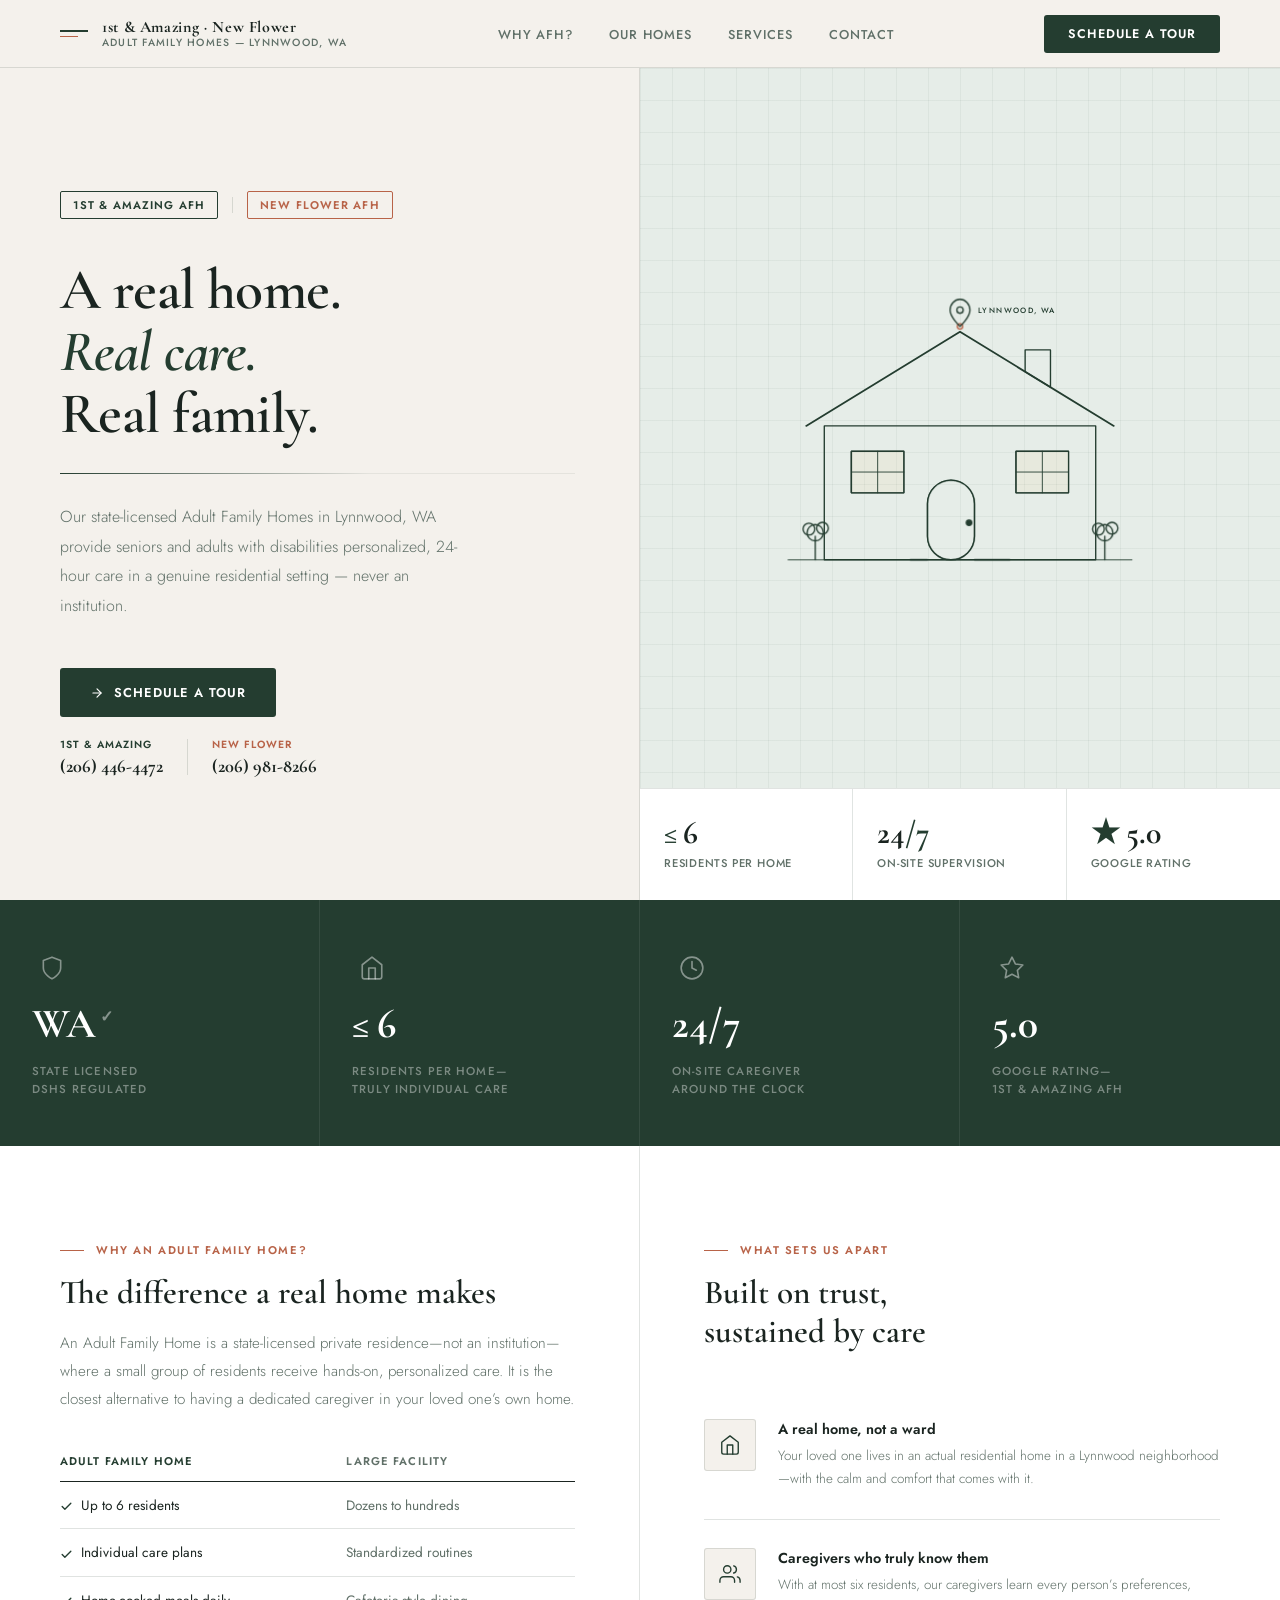
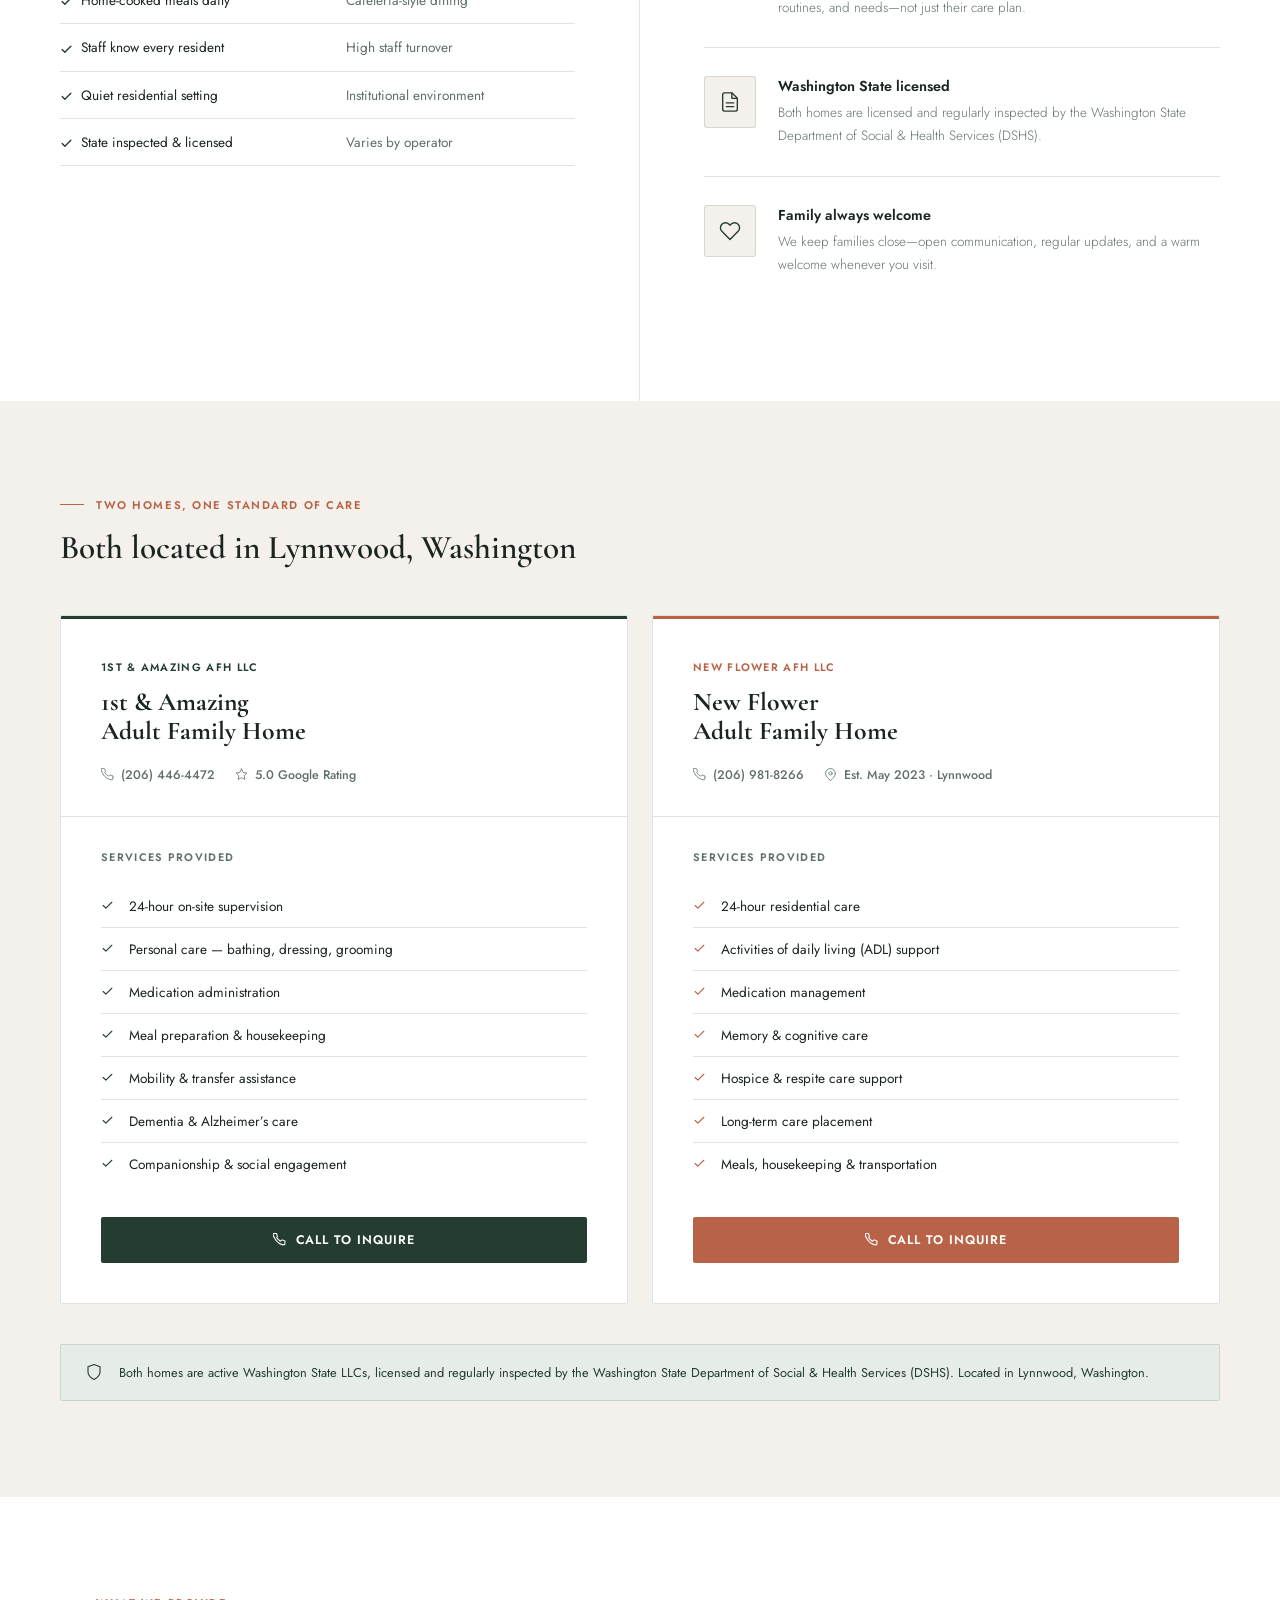
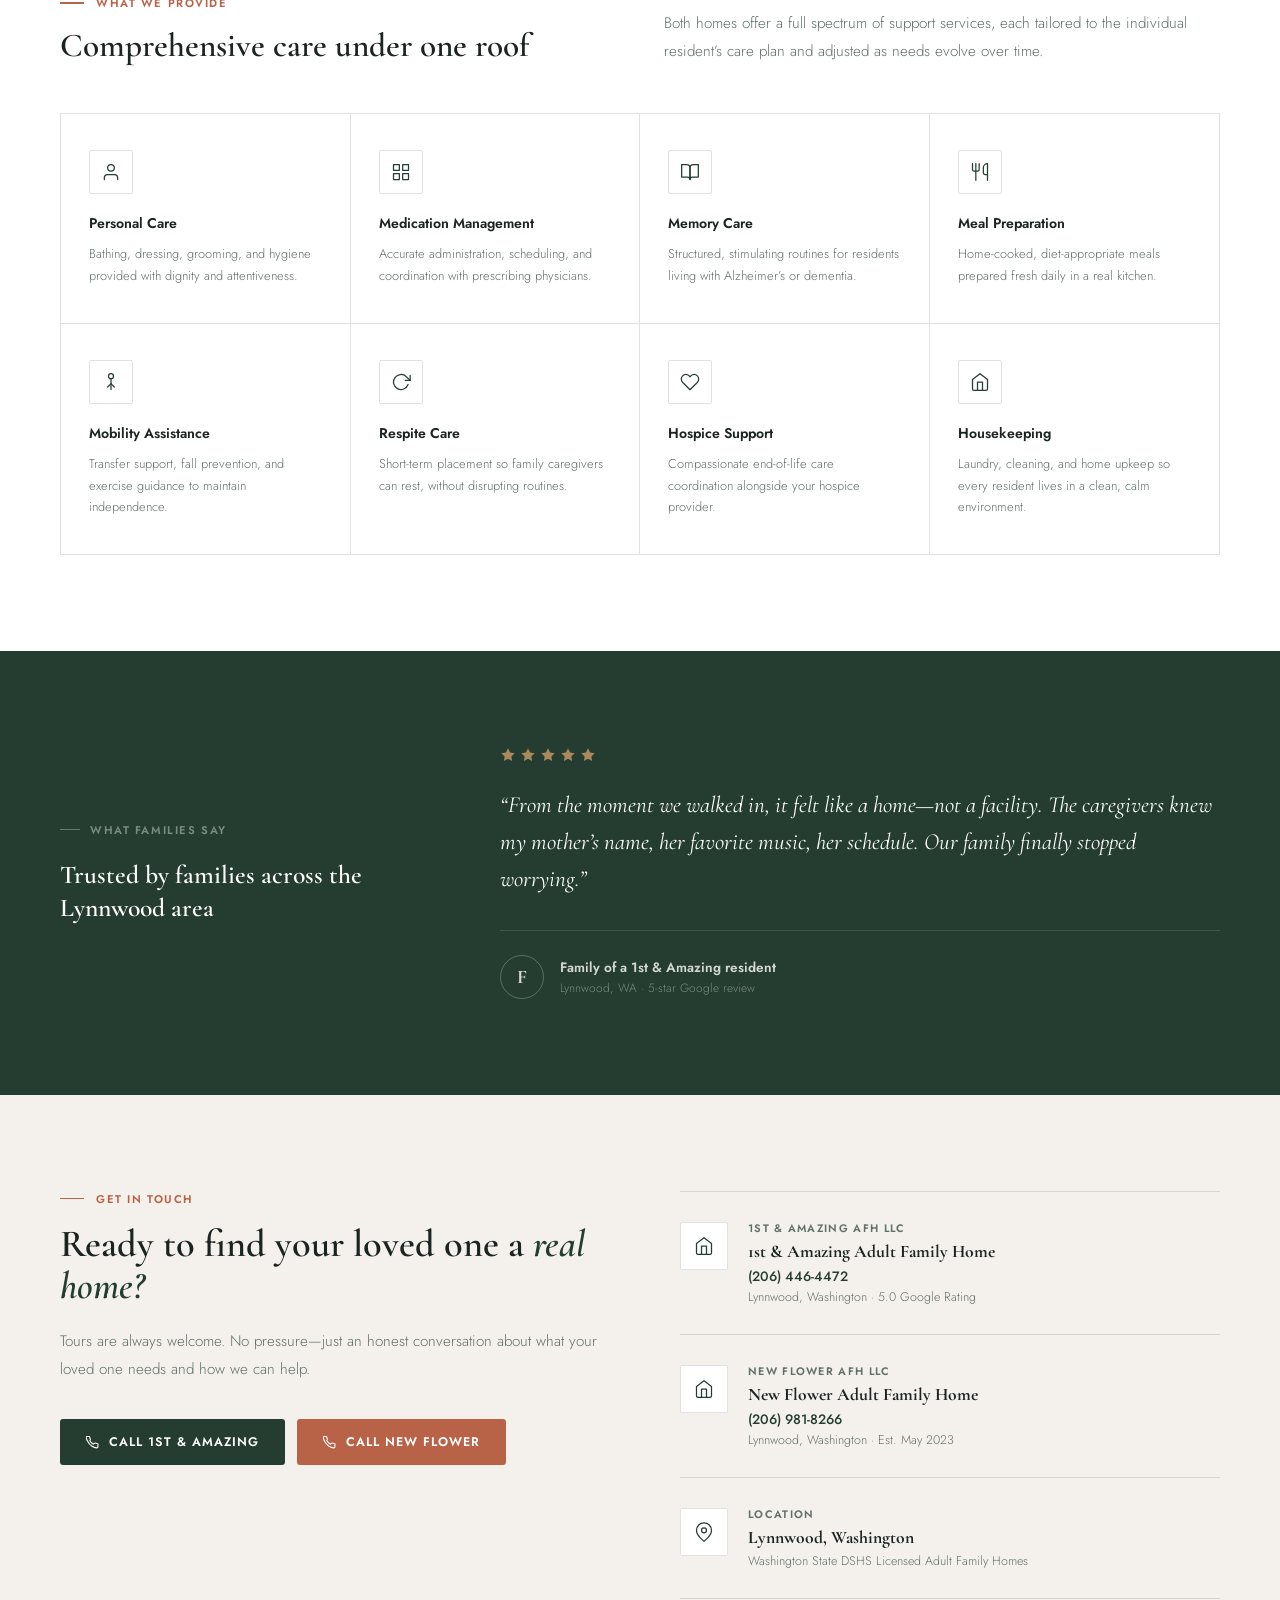
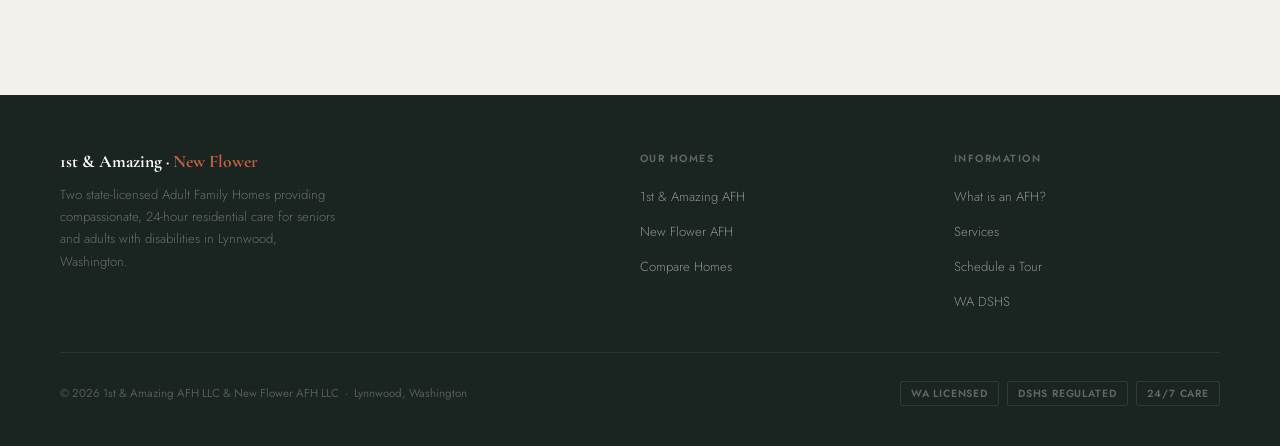
<file: index.html>
<!DOCTYPE html>
<html lang="en">
<head>
  <meta charset="UTF-8" />
  <meta name="viewport" content="width=device-width, initial-scale=1.0" />
  <script>
    // html has scroll-behavior:smooth, which browsers also apply to the native
    // jump-to-URL-fragment on load -- without this it visibly animates the
    // whole way down instead of landing there instantly. Switch back to smooth
    // once that initial jump (if any) has happened, so in-page nav clicks
    // still scroll smoothly.
    if (location.hash) {
      document.documentElement.style.scrollBehavior = 'auto';
      window.addEventListener('load', function () {
        setTimeout(function () {
          document.documentElement.style.scrollBehavior = '';
        }, 0);
      });
    }
  </script>
  <title>1st &amp; Amazing &middot; New Flower | Adult Family Homes &mdash; Lynnwood, WA</title>
  <meta name="description" content="State-licensed Adult Family Homes in Lynnwood, WA. 1st &amp; Amazing and New Flower provide personalized, 24-hour residential care for seniors and adults with disabilities, in a real home with no more than six residents." />
  <meta name="theme-color" content="#243D30" />
  <link rel="icon" type="image/svg+xml" href="/assets/favicon.svg" />

  <meta property="og:type" content="website" />
  <meta property="og:site_name" content="1st &amp; Amazing &middot; New Flower Adult Family Homes" />
  <meta property="og:title" content="1st &amp; Amazing &middot; New Flower | Adult Family Homes in Lynnwood, WA" />
  <meta property="og:description" content="State-licensed Adult Family Homes in Lynnwood, WA providing personalized, 24-hour residential care for seniors and adults with disabilities." />
  <meta name="twitter:card" content="summary" />

  <link rel="preconnect" href="https://fonts.googleapis.com" />
  <link rel="preconnect" href="https://fonts.gstatic.com" crossorigin />
  <link href="https://fonts.googleapis.com/css2?family=Cormorant+Garamond:ital,wght@0,400;0,600;0,700;1,400;1,600&family=Jost:wght@300;400;500;600&display=swap" rel="stylesheet" />

  <link rel="stylesheet" href="/css/styles.css" />
</head>
<body>

<a class="skip-link" href="#main-content">Skip to main content</a>

<!-- Shared icon definitions, referenced via <use> to avoid repeating markup. -->
<svg aria-hidden="true" focusable="false" style="position:absolute; width:0; height:0; overflow:hidden;">
  <symbol id="icon-check" viewBox="0 0 24 24"><polyline points="20 6 9 17 4 12"/></symbol>
  <symbol id="icon-phone" viewBox="0 0 24 24"><path d="M22 16.92v3a2 2 0 01-2.18 2 19.79 19.79 0 01-8.63-3.07A19.5 19.5 0 013.07 9.81a19.79 19.79 0 01-3.07-8.68A2 2 0 012.18 1h3a2 2 0 012 1.72c.127.96.361 1.903.7 2.81a2 2 0 01-.45 2.11L6.91 8.16a16 16 0 006.93 6.93l1.52-1.52a2 2 0 012.11-.45c.907.339 1.85.573 2.81.7A2 2 0 0122 16.92z"/></symbol>
  <symbol id="icon-star" viewBox="0 0 24 24"><polygon points="12 2 15.09 8.26 22 9.27 17 14.14 18.18 21.02 12 17.77 5.82 21.02 7 14.14 2 9.27 8.91 8.26 12 2"/></symbol>
  <symbol id="icon-house" viewBox="0 0 24 24"><path d="M3 9l9-7 9 7v11a2 2 0 01-2 2H5a2 2 0 01-2-2z"/><polyline points="9 22 9 12 15 12 15 22"/></symbol>
  <symbol id="icon-pin" viewBox="0 0 24 24"><path d="M21 10c0 7-9 13-9 13s-9-6-9-13a9 9 0 0118 0z"/><circle cx="12" cy="10" r="3"/></symbol>
  <symbol id="icon-shield" viewBox="0 0 24 24"><path d="M12 22s8-4 8-10V5l-8-3-8 3v7c0 6 8 10 8 10z"/></symbol>
</svg>

<!-- NAV -->
<nav>
  <a href="#main-content" class="nav-brand">
    <div class="brand-mark" aria-hidden="true">
      <div class="brand-mark-line"></div>
      <div class="brand-mark-line"></div>
    </div>
    <div class="brand-text">
      <span class="brand-text-top">1st &amp; Amazing &middot; New Flower</span>
      <span class="brand-text-sub">Adult Family Homes &mdash; Lynnwood, WA</span>
    </div>
  </a>
  <ul class="nav-links" id="primary-navigation">
    <li><a href="#why-afh">Why AFH?</a></li>
    <li><a href="#our-homes">Our Homes</a></li>
    <li><a href="#services">Services</a></li>
    <li><a href="#contact">Contact</a></li>
  </ul>
  <div class="nav-right">
    <a href="#contact" class="nav-cta">Schedule a Tour</a>
    <button type="button" class="nav-toggle" aria-expanded="false" aria-controls="primary-navigation" aria-label="Toggle navigation menu">
      <span class="nav-toggle-icon"></span>
    </button>
  </div>
</nav>

<main id="main-content">

  <!-- HERO -->
  <section class="hero">
    <div class="hero-left">
      <div class="hero-homes-label">
        <span class="home-tag home-tag-a">1st &amp; Amazing AFH</span>
        <div class="homes-label-div" aria-hidden="true"></div>
        <span class="home-tag home-tag-b">New Flower AFH</span>
      </div>
      <h1 class="hero-headline">A real home.<br/><em>Real care.</em><br/>Real family.</h1>
      <div class="hero-rule" aria-hidden="true"></div>
      <p class="hero-sub">Our state-licensed Adult Family Homes in Lynnwood, WA provide seniors and adults with disabilities personalized, 24-hour care in a genuine residential setting &mdash; never an institution.</p>
      <div class="hero-actions">
        <a href="#contact" class="btn-primary">
          <svg width="14" height="14" viewBox="0 0 24 24" fill="none" stroke="currentColor" stroke-width="2" stroke-linecap="round" stroke-linejoin="round" aria-hidden="true"><line x1="5" y1="12" x2="19" y2="12"/><polyline points="12 5 19 12 12 19"/></svg>
          Schedule a Tour
        </a>
        <div class="hero-phones">
          <a href="tel:2064464472" class="phone-link phone-link-a">
            <span class="phone-label">1st &amp; Amazing</span>
            <span class="phone-num">(206) 446-4472</span>
          </a>
          <div class="phone-div" aria-hidden="true"></div>
          <a href="tel:8324925521" class="phone-link phone-link-b">
            <span class="phone-label">New Flower</span>
            <span class="phone-num">(206) 981-8266</span>
          </a>
        </div>
      </div>
    </div>

    <div class="hero-right">
      <div class="hero-illustration">
        <svg viewBox="0 0 420 300" width="380" xmlns="http://www.w3.org/2000/svg" fill="none" style="position:relative;z-index:1;visibility:hidden;" aria-hidden="true">
          <g stroke="#243D30" stroke-linecap="round" stroke-linejoin="round">
            <!-- Roofline -->
            <polyline class="draw" data-draw-stage="roof" points="40,148 210,44 380,148" stroke-width="2"/>
            <!-- Chimney, clipped to the roof slope so it reads as emerging from behind it -->
            <path class="draw" data-draw-stage="chimney" d="M282,64 L310,64 L310,105.2 L282,88.1 Z" stroke-width="1.5"/>
            <!-- Walls -->
            <rect class="draw" data-draw-stage="walls" x="60" y="148" width="300" height="148" stroke-width="1.5"/>

            <!-- Left window -->
            <g class="window window-left">
              <rect class="window-glow" x="90" y="176" width="58" height="46" fill="#F5C989" opacity="0.1" pointer-events="none"/>
              <rect class="window-glow-hover" x="90" y="176" width="58" height="46" fill="#F5C989" opacity="0" pointer-events="none"/>
              <rect class="draw" data-draw-stage="window-l" x="90" y="176" width="58" height="46" stroke-width="1.5" pointer-events="none"/>
              <line class="draw" data-draw-stage="window-l" x1="119" y1="176" x2="119" y2="222" stroke-width="1" pointer-events="none"/>
              <line class="draw" data-draw-stage="window-l" x1="90"  y1="199" x2="148" y2="199" stroke-width="1" pointer-events="none"/>
              <rect class="window-hit" x="90" y="176" width="58" height="46" fill="transparent"/>
            </g>

            <!-- Right window -->
            <g class="window window-right">
              <rect class="window-glow" x="272" y="176" width="58" height="46" fill="#F5C989" opacity="0.1" pointer-events="none"/>
              <rect class="window-glow-hover" x="272" y="176" width="58" height="46" fill="#F5C989" opacity="0" pointer-events="none"/>
              <rect class="draw" data-draw-stage="window-r" x="272" y="176" width="58" height="46" stroke-width="1.5" pointer-events="none"/>
              <line class="draw" data-draw-stage="window-r" x1="301" y1="176" x2="301" y2="222" stroke-width="1" pointer-events="none"/>
              <line class="draw" data-draw-stage="window-r" x1="272" y1="199" x2="330" y2="199" stroke-width="1" pointer-events="none"/>
              <rect class="window-hit" x="272" y="176" width="58" height="46" fill="transparent"/>
            </g>

            <!-- Front door -->
            <g class="door-group">
              <rect class="draw" data-draw-stage="door" x="174" y="208" width="52" height="88" rx="26" stroke-width="1.5" pointer-events="none"/>
              <circle class="door-handle-glow" cx="220" cy="255" r="7" fill="#F5C989" opacity="0" pointer-events="none"/>
              <circle class="draw-fade" data-draw-stage="door-dot" cx="220" cy="255" r="3" stroke-width="1.5" fill="#243D30" pointer-events="none"/>
              <rect class="door-hit" x="174" y="208" width="52" height="88" rx="26" fill="transparent"/>
            </g>

            <!-- Ground -->
            <line class="draw" data-draw-stage="ground" x1="20" y1="296" x2="400" y2="296" stroke-width="1"/>
            <!-- Path -->
            <path class="draw" data-draw-stage="ground" d="M174 296 L155 296" stroke-width="1.5"/>
            <path class="draw" data-draw-stage="ground" d="M226 296 L265 296" stroke-width="1.5"/>

            <!-- Left shrub -->
            <g class="tree tree-left">
              <line class="draw" data-draw-stage="tree-l" x1="50" y1="296" x2="50" y2="270" stroke-width="1.5"/>
              <circle class="draw" data-draw-stage="tree-l" cx="50" cy="266" r="9" stroke-width="1.5"/>
              <circle class="draw" data-draw-stage="tree-l" cx="43" cy="262" r="6.5" stroke-width="1.5"/>
              <circle class="draw" data-draw-stage="tree-l" cx="58" cy="261" r="6.5" stroke-width="1.5"/>
            </g>
            <!-- Right shrub -->
            <g class="tree tree-right">
              <line class="draw" data-draw-stage="tree-r" x1="370" y1="296" x2="370" y2="270" stroke-width="1.5"/>
              <circle class="draw" data-draw-stage="tree-r" cx="370" cy="266" r="9" stroke-width="1.5"/>
              <circle class="draw" data-draw-stage="tree-r" cx="363" cy="262" r="6.5" stroke-width="1.5"/>
              <circle class="draw" data-draw-stage="tree-r" cx="378" cy="261" r="6.5" stroke-width="1.5"/>
            </g>
          </g>

          <!-- Location pin, drops in above the roof peak once the house has drawn -->
          <g transform="translate(199,8)">
            <g class="pin-drop">
              <circle class="map-pin-ping" cx="11" cy="30" r="3" stroke="#B86348" stroke-width="1.5" fill="none"/>
              <g class="map-pin" stroke="#243D30" stroke-width="1.5" fill="none">
                <path d="M11,0 C17,0 22,5.5 22,12 C22,20 11,30 11,30 C11,30 0,20 0,12 C0,5.5 5,0 11,0Z"/>
                <circle cx="11" cy="12" r="3.5"/>
              </g>
            </g>
          </g>
          <text class="pin-label" x="230" y="23" font-family="Jost,sans-serif" font-size="8.5" fill="#243D30" font-weight="500" letter-spacing="1.5">LYNNWOOD, WA</text>
        </svg>
        <script>
          (function () {
            var illustration = document.currentScript.previousElementSibling;
            if (!illustration) return;
            var canAnimate = !window.matchMedia('(prefers-reduced-motion: reduce)').matches;
            var drawEls = illustration.querySelectorAll('.draw');
            canAnimate = canAnimate && drawEls.length && typeof drawEls[0].getTotalLength === 'function';
            if (canAnimate) {
              drawEls.forEach(function (el) {
                // +1 avoids a hairline rendering seam on closed shapes (circles,
                // rects) where dasharray/dashoffset exactly equal the path length.
                var length = el.getTotalLength() + 1;
                el.style.strokeDasharray = length;
                el.style.strokeDashoffset = length;
              });
            }
            // Reveal only now that hidden strokes (if any) are already set, so
            // there is no frame where the fully-drawn house flashes visible.
            illustration.style.visibility = 'visible';
            if (canAnimate) {
              requestAnimationFrame(function () {
                illustration.classList.add('is-drawing');
              });
            }
          })();
        </script>
        <noscript><style>.hero-illustration svg { visibility: visible !important; }</style></noscript>
      </div>
      <div class="hero-stat-panel">
        <div class="hero-stat-item">
          <div class="stat-val"><span>&le;</span>&thinsp;6</div>
          <div class="stat-label">Residents per home</div>
        </div>
        <div class="hero-stat-item">
          <div class="stat-val">24<span>/7</span></div>
          <div class="stat-label">On-site supervision</div>
        </div>
        <div class="hero-stat-item">
          <div class="stat-val"><span>&#9733;</span>&thinsp;5.0</div>
          <div class="stat-label">Google rating</div>
        </div>
      </div>
    </div>
  </section>

  <!-- PILLARS -->
  <div class="pillars-bar">
    <div class="pillar">
      <div class="pillar-icon-wrap">
        <svg width="26" height="26" viewBox="0 0 24 24" fill="none" stroke="rgba(255,255,255,0.45)" stroke-width="1.5" stroke-linecap="round" stroke-linejoin="round" aria-hidden="true"><use href="#icon-shield"/></svg>
      </div>
      <div class="pillar-num">WA<sup>&nbsp;&#10003;</sup></div>
      <div class="pillar-label">State Licensed<br/>DSHS Regulated</div>
    </div>
    <div class="pillar">
      <div class="pillar-icon-wrap">
        <svg width="26" height="26" viewBox="0 0 24 24" fill="none" stroke="rgba(255,255,255,0.45)" stroke-width="1.5" stroke-linecap="round" stroke-linejoin="round" aria-hidden="true"><use href="#icon-house"/></svg>
      </div>
      <div class="pillar-num">&le;&thinsp;6</div>
      <div class="pillar-label">Residents per home&mdash;<br/>truly individual care</div>
    </div>
    <div class="pillar">
      <div class="pillar-icon-wrap">
        <svg width="26" height="26" viewBox="0 0 24 24" fill="none" stroke="rgba(255,255,255,0.45)" stroke-width="1.5" stroke-linecap="round" stroke-linejoin="round" aria-hidden="true"><circle cx="12" cy="12" r="10"/><polyline points="12 6 12 12 16 14"/></svg>
      </div>
      <div class="pillar-num">24/7</div>
      <div class="pillar-label">On-site caregiver<br/>around the clock</div>
    </div>
    <div class="pillar">
      <div class="pillar-icon-wrap">
        <svg width="26" height="26" viewBox="0 0 24 24" fill="none" stroke="rgba(255,255,255,0.45)" stroke-width="1.5" stroke-linecap="round" stroke-linejoin="round" aria-hidden="true"><use href="#icon-star"/></svg>
      </div>
      <div class="pillar-num">5.0</div>
      <div class="pillar-label">Google rating&mdash;<br/>1st &amp; Amazing AFH</div>
    </div>
  </div>

  <!-- WHY AFH -->
  <section class="afh-explainer" id="why-afh" aria-labelledby="why-afh-heading">
    <div class="explainer-left">
      <div class="section-kicker">Why an Adult Family Home?</div>
      <h2 class="section-headline" id="why-afh-heading">The difference a real home makes</h2>
      <p class="section-body">An Adult Family Home is a state-licensed private residence&mdash;not an institution&mdash;where a small group of residents receive hands-on, personalized care. It is the closest alternative to having a dedicated caregiver in your loved one&rsquo;s own home.</p>
      <table class="compare-table">
        <caption class="sr-only">Comparison between an Adult Family Home and a large facility</caption>
        <thead>
          <tr>
            <th class="th-afh" scope="col">Adult Family Home</th>
            <th class="th-fac" scope="col">Large Facility</th>
          </tr>
        </thead>
        <tbody>
          <tr>
            <td class="td-afh">
              <svg width="13" height="13" viewBox="0 0 24 24" fill="none" stroke="#243D30" stroke-width="2.5" stroke-linecap="round" stroke-linejoin="round" style="vertical-align:middle;margin-right:8px" aria-hidden="true"><use href="#icon-check"/></svg>Up to 6 residents
            </td>
            <td class="td-fac">Dozens to hundreds</td>
          </tr>
          <tr>
            <td class="td-afh"><svg width="13" height="13" viewBox="0 0 24 24" fill="none" stroke="#243D30" stroke-width="2.5" stroke-linecap="round" stroke-linejoin="round" style="vertical-align:middle;margin-right:8px" aria-hidden="true"><use href="#icon-check"/></svg>Individual care plans</td>
            <td class="td-fac">Standardized routines</td>
          </tr>
          <tr>
            <td class="td-afh"><svg width="13" height="13" viewBox="0 0 24 24" fill="none" stroke="#243D30" stroke-width="2.5" stroke-linecap="round" stroke-linejoin="round" style="vertical-align:middle;margin-right:8px" aria-hidden="true"><use href="#icon-check"/></svg>Home-cooked meals daily</td>
            <td class="td-fac">Cafeteria-style dining</td>
          </tr>
          <tr>
            <td class="td-afh"><svg width="13" height="13" viewBox="0 0 24 24" fill="none" stroke="#243D30" stroke-width="2.5" stroke-linecap="round" stroke-linejoin="round" style="vertical-align:middle;margin-right:8px" aria-hidden="true"><use href="#icon-check"/></svg>Staff know every resident</td>
            <td class="td-fac">High staff turnover</td>
          </tr>
          <tr>
            <td class="td-afh"><svg width="13" height="13" viewBox="0 0 24 24" fill="none" stroke="#243D30" stroke-width="2.5" stroke-linecap="round" stroke-linejoin="round" style="vertical-align:middle;margin-right:8px" aria-hidden="true"><use href="#icon-check"/></svg>Quiet residential setting</td>
            <td class="td-fac">Institutional environment</td>
          </tr>
          <tr>
            <td class="td-afh"><svg width="13" height="13" viewBox="0 0 24 24" fill="none" stroke="#243D30" stroke-width="2.5" stroke-linecap="round" stroke-linejoin="round" style="vertical-align:middle;margin-right:8px" aria-hidden="true"><use href="#icon-check"/></svg>State inspected &amp; licensed</td>
            <td class="td-fac">Varies by operator</td>
          </tr>
        </tbody>
      </table>
    </div>

    <div class="explainer-right">
      <div class="section-kicker">What sets us apart</div>
      <h2 class="section-headline">Built on trust,<br/>sustained by care</h2>
      <div class="feature-rows">
        <div class="feature-row">
          <div class="feature-icon-wrap">
            <svg width="22" height="22" viewBox="0 0 24 24" fill="none" stroke="#243D30" stroke-width="1.5" stroke-linecap="round" stroke-linejoin="round" aria-hidden="true"><use href="#icon-house"/></svg>
          </div>
          <div>
            <div class="feature-title">A real home, not a ward</div>
            <div class="feature-desc">Your loved one lives in an actual residential home in a Lynnwood neighborhood&mdash;with the calm and comfort that comes with it.</div>
          </div>
        </div>
        <div class="feature-row">
          <div class="feature-icon-wrap">
            <svg width="22" height="22" viewBox="0 0 24 24" fill="none" stroke="#243D30" stroke-width="1.5" stroke-linecap="round" stroke-linejoin="round" aria-hidden="true"><path d="M17 21v-2a4 4 0 00-4-4H5a4 4 0 00-4 4v2"/><circle cx="9" cy="7" r="4"/><path d="M23 21v-2a4 4 0 00-3-3.87"/><path d="M16 3.13a4 4 0 010 7.75"/></svg>
          </div>
          <div>
            <div class="feature-title">Caregivers who truly know them</div>
            <div class="feature-desc">With at most six residents, our caregivers learn every person&rsquo;s preferences, routines, and needs&mdash;not just their care plan.</div>
          </div>
        </div>
        <div class="feature-row">
          <div class="feature-icon-wrap">
            <svg width="22" height="22" viewBox="0 0 24 24" fill="none" stroke="#243D30" stroke-width="1.5" stroke-linecap="round" stroke-linejoin="round" aria-hidden="true"><path d="M14 2H6a2 2 0 00-2 2v16a2 2 0 002 2h12a2 2 0 002-2V8z"/><polyline points="14 2 14 8 20 8"/><line x1="16" y1="13" x2="8" y2="13"/><line x1="16" y1="17" x2="8" y2="17"/></svg>
          </div>
          <div>
            <div class="feature-title">Washington State licensed</div>
            <div class="feature-desc">Both homes are licensed and regularly inspected by the Washington State Department of Social &amp; Health Services (DSHS).</div>
          </div>
        </div>
        <div class="feature-row">
          <div class="feature-icon-wrap">
            <svg width="22" height="22" viewBox="0 0 24 24" fill="none" stroke="#243D30" stroke-width="1.5" stroke-linecap="round" stroke-linejoin="round" aria-hidden="true"><path d="M20.84 4.61a5.5 5.5 0 00-7.78 0L12 5.67l-1.06-1.06a5.5 5.5 0 00-7.78 7.78l1.06 1.06L12 21.23l7.78-7.78 1.06-1.06a5.5 5.5 0 000-7.78z"/></svg>
          </div>
          <div>
            <div class="feature-title">Family always welcome</div>
            <div class="feature-desc">We keep families close&mdash;open communication, regular updates, and a warm welcome whenever you visit.</div>
          </div>
        </div>
      </div>
    </div>
  </section>

  <!-- OUR TWO HOMES -->
  <section class="our-homes" id="our-homes" aria-labelledby="our-homes-heading">
    <div class="our-homes-header">
      <div class="section-kicker">Two Homes, One Standard of Care</div>
      <h2 class="section-headline" id="our-homes-heading">Both located in Lynnwood, Washington</h2>
    </div>
    <div class="homes-grid">

      <article class="home-profile home-a">
        <div class="home-profile-top">
          <div class="home-profile-tag">1st &amp; Amazing AFH LLC</div>
          <h3 class="home-profile-name">1st &amp; Amazing<br/>Adult Family Home</h3>
          <div class="home-profile-meta">
            <div class="meta-item">
              <svg width="13" height="13" viewBox="0 0 24 24" fill="none" stroke="currentColor" stroke-width="1.5" stroke-linecap="round" stroke-linejoin="round" aria-hidden="true"><use href="#icon-phone"/></svg>
              (206) 446-4472
            </div>
            <div class="meta-item">
              <svg width="13" height="13" viewBox="0 0 24 24" fill="none" stroke="currentColor" stroke-width="1.5" stroke-linecap="round" stroke-linejoin="round" aria-hidden="true"><use href="#icon-star"/></svg>
              5.0 Google Rating
            </div>
          </div>
        </div>
        <div class="home-profile-body">
          <div class="services-label">Services Provided</div>
          <ul class="services-list">
            <li><svg width="13" height="13" viewBox="0 0 24 24" fill="none" stroke="#243D30" stroke-width="2" stroke-linecap="round" stroke-linejoin="round" aria-hidden="true"><use href="#icon-check"/></svg>24-hour on-site supervision</li>
            <li><svg width="13" height="13" viewBox="0 0 24 24" fill="none" stroke="#243D30" stroke-width="2" stroke-linecap="round" stroke-linejoin="round" aria-hidden="true"><use href="#icon-check"/></svg>Personal care &mdash; bathing, dressing, grooming</li>
            <li><svg width="13" height="13" viewBox="0 0 24 24" fill="none" stroke="#243D30" stroke-width="2" stroke-linecap="round" stroke-linejoin="round" aria-hidden="true"><use href="#icon-check"/></svg>Medication administration</li>
            <li><svg width="13" height="13" viewBox="0 0 24 24" fill="none" stroke="#243D30" stroke-width="2" stroke-linecap="round" stroke-linejoin="round" aria-hidden="true"><use href="#icon-check"/></svg>Meal preparation &amp; housekeeping</li>
            <li><svg width="13" height="13" viewBox="0 0 24 24" fill="none" stroke="#243D30" stroke-width="2" stroke-linecap="round" stroke-linejoin="round" aria-hidden="true"><use href="#icon-check"/></svg>Mobility &amp; transfer assistance</li>
            <li><svg width="13" height="13" viewBox="0 0 24 24" fill="none" stroke="#243D30" stroke-width="2" stroke-linecap="round" stroke-linejoin="round" aria-hidden="true"><use href="#icon-check"/></svg>Dementia &amp; Alzheimer&rsquo;s care</li>
            <li><svg width="13" height="13" viewBox="0 0 24 24" fill="none" stroke="#243D30" stroke-width="2" stroke-linecap="round" stroke-linejoin="round" aria-hidden="true"><use href="#icon-check"/></svg>Companionship &amp; social engagement</li>
          </ul>
          <a href="tel:2064464472" class="btn-home">
            <svg width="13" height="13" viewBox="0 0 24 24" fill="none" stroke="currentColor" stroke-width="2" stroke-linecap="round" stroke-linejoin="round" aria-hidden="true"><use href="#icon-phone"/></svg>
            Call to Inquire
          </a>
        </div>
      </article>

      <article class="home-profile home-b">
        <div class="home-profile-top">
          <div class="home-profile-tag">New Flower AFH LLC</div>
          <h3 class="home-profile-name">New Flower<br/>Adult Family Home</h3>
          <div class="home-profile-meta">
            <div class="meta-item">
              <svg width="13" height="13" viewBox="0 0 24 24" fill="none" stroke="currentColor" stroke-width="1.5" stroke-linecap="round" stroke-linejoin="round" aria-hidden="true"><use href="#icon-phone"/></svg>
              (206) 981-8266
            </div>
            <div class="meta-item">
              <svg width="13" height="13" viewBox="0 0 24 24" fill="none" stroke="currentColor" stroke-width="1.5" stroke-linecap="round" stroke-linejoin="round" aria-hidden="true"><use href="#icon-pin"/></svg>
              Est. May 2023 &middot; Lynnwood
            </div>
          </div>
        </div>
        <div class="home-profile-body">
          <div class="services-label">Services Provided</div>
          <ul class="services-list">
            <li><svg width="13" height="13" viewBox="0 0 24 24" fill="none" stroke="#B86348" stroke-width="2" stroke-linecap="round" stroke-linejoin="round" aria-hidden="true"><use href="#icon-check"/></svg>24-hour residential care</li>
            <li><svg width="13" height="13" viewBox="0 0 24 24" fill="none" stroke="#B86348" stroke-width="2" stroke-linecap="round" stroke-linejoin="round" aria-hidden="true"><use href="#icon-check"/></svg>Activities of daily living (ADL) support</li>
            <li><svg width="13" height="13" viewBox="0 0 24 24" fill="none" stroke="#B86348" stroke-width="2" stroke-linecap="round" stroke-linejoin="round" aria-hidden="true"><use href="#icon-check"/></svg>Medication management</li>
            <li><svg width="13" height="13" viewBox="0 0 24 24" fill="none" stroke="#B86348" stroke-width="2" stroke-linecap="round" stroke-linejoin="round" aria-hidden="true"><use href="#icon-check"/></svg>Memory &amp; cognitive care</li>
            <li><svg width="13" height="13" viewBox="0 0 24 24" fill="none" stroke="#B86348" stroke-width="2" stroke-linecap="round" stroke-linejoin="round" aria-hidden="true"><use href="#icon-check"/></svg>Hospice &amp; respite care support</li>
            <li><svg width="13" height="13" viewBox="0 0 24 24" fill="none" stroke="#B86348" stroke-width="2" stroke-linecap="round" stroke-linejoin="round" aria-hidden="true"><use href="#icon-check"/></svg>Long-term care placement</li>
            <li><svg width="13" height="13" viewBox="0 0 24 24" fill="none" stroke="#B86348" stroke-width="2" stroke-linecap="round" stroke-linejoin="round" aria-hidden="true"><use href="#icon-check"/></svg>Meals, housekeeping &amp; transportation</li>
          </ul>
          <a href="tel:8324925521" class="btn-home">
            <svg width="13" height="13" viewBox="0 0 24 24" fill="none" stroke="currentColor" stroke-width="2" stroke-linecap="round" stroke-linejoin="round" aria-hidden="true"><use href="#icon-phone"/></svg>
            Call to Inquire
          </a>
        </div>
      </article>
    </div>

    <div class="license-strip">
      <svg width="18" height="18" viewBox="0 0 24 24" fill="none" stroke="#243D30" stroke-width="1.5" stroke-linecap="round" stroke-linejoin="round" aria-hidden="true"><use href="#icon-shield"/></svg>
      <div class="license-text">Both homes are active Washington State LLCs, licensed and regularly inspected by the Washington State Department of Social &amp; Health Services (DSHS). Located in Lynnwood, Washington.</div>
    </div>
  </section>

  <!-- SERVICES -->
  <section class="services-section" id="services" aria-labelledby="services-heading">
    <div class="services-header-grid">
      <div>
        <div class="section-kicker">What We Provide</div>
        <h2 class="section-headline" id="services-heading">Comprehensive care under one roof</h2>
      </div>
      <p class="section-body">Both homes offer a full spectrum of support services, each tailored to the individual resident&rsquo;s care plan and adjusted as needs evolve over time.</p>
    </div>
    <div class="services-grid">

      <div class="service-tile">
        <div class="tile-icon-wrap">
          <svg width="20" height="20" viewBox="0 0 24 24" fill="none" stroke="#243D30" stroke-width="1.5" stroke-linecap="round" stroke-linejoin="round" aria-hidden="true"><path d="M20 21v-2a4 4 0 00-4-4H8a4 4 0 00-4 4v2"/><circle cx="12" cy="7" r="4"/></svg>
        </div>
        <div class="tile-name">Personal Care</div>
        <p class="tile-desc">Bathing, dressing, grooming, and hygiene provided with dignity and attentiveness.</p>
      </div>

      <div class="service-tile">
        <div class="tile-icon-wrap">
          <svg width="20" height="20" viewBox="0 0 24 24" fill="none" stroke="#243D30" stroke-width="1.5" stroke-linecap="round" stroke-linejoin="round" aria-hidden="true"><rect x="3" y="3" width="7" height="7"/><rect x="14" y="3" width="7" height="7"/><rect x="14" y="14" width="7" height="7"/><rect x="3" y="14" width="7" height="7"/></svg>
        </div>
        <div class="tile-name">Medication Management</div>
        <p class="tile-desc">Accurate administration, scheduling, and coordination with prescribing physicians.</p>
      </div>

      <div class="service-tile">
        <div class="tile-icon-wrap">
          <svg width="20" height="20" viewBox="0 0 24 24" fill="none" stroke="#243D30" stroke-width="1.5" stroke-linecap="round" stroke-linejoin="round" aria-hidden="true"><path d="M2 3h6a4 4 0 014 4v14a3 3 0 00-3-3H2z"/><path d="M22 3h-6a4 4 0 00-4 4v14a3 3 0 013-3h7z"/></svg>
        </div>
        <div class="tile-name">Memory Care</div>
        <p class="tile-desc">Structured, stimulating routines for residents living with Alzheimer&rsquo;s or dementia.</p>
      </div>

      <div class="service-tile">
        <div class="tile-icon-wrap">
          <svg width="20" height="20" viewBox="0 0 24 24" fill="none" stroke="#243D30" stroke-width="1.5" stroke-linecap="round" stroke-linejoin="round" aria-hidden="true"><path d="M3 2v7c0 1.1.9 2 2 2h4a2 2 0 002-2V2"/><path d="M7 2v20"/><path d="M21 15V2a5 5 0 00-5 5v6c0 1.1.9 2 2 2h3zm0 0v7"/></svg>
        </div>
        <div class="tile-name">Meal Preparation</div>
        <p class="tile-desc">Home-cooked, diet-appropriate meals prepared fresh daily in a real kitchen.</p>
      </div>

      <div class="service-tile">
        <div class="tile-icon-wrap">
          <svg width="20" height="20" viewBox="0 0 24 24" fill="none" stroke="#243D30" stroke-width="1.5" stroke-linecap="round" stroke-linejoin="round" aria-hidden="true"><circle cx="12" cy="5" r="3"/><line x1="12" y1="8" x2="12" y2="14"/><path d="M8 18l4-4 4 4"/><line x1="12" y1="14" x2="12" y2="21"/></svg>
        </div>
        <div class="tile-name">Mobility Assistance</div>
        <p class="tile-desc">Transfer support, fall prevention, and exercise guidance to maintain independence.</p>
      </div>

      <div class="service-tile">
        <div class="tile-icon-wrap">
          <svg width="20" height="20" viewBox="0 0 24 24" fill="none" stroke="#243D30" stroke-width="1.5" stroke-linecap="round" stroke-linejoin="round" aria-hidden="true"><polyline points="23 4 23 10 17 10"/><path d="M20.49 15a9 9 0 11-2.12-9.36L23 10"/></svg>
        </div>
        <div class="tile-name">Respite Care</div>
        <p class="tile-desc">Short-term placement so family caregivers can rest, without disrupting routines.</p>
      </div>

      <div class="service-tile">
        <div class="tile-icon-wrap">
          <svg width="20" height="20" viewBox="0 0 24 24" fill="none" stroke="#243D30" stroke-width="1.5" stroke-linecap="round" stroke-linejoin="round" aria-hidden="true"><path d="M20.84 4.61a5.5 5.5 0 00-7.78 0L12 5.67l-1.06-1.06a5.5 5.5 0 00-7.78 7.78l1.06 1.06L12 21.23l7.78-7.78 1.06-1.06a5.5 5.5 0 000-7.78z"/></svg>
        </div>
        <div class="tile-name">Hospice Support</div>
        <p class="tile-desc">Compassionate end-of-life care coordination alongside your hospice provider.</p>
      </div>

      <div class="service-tile">
        <div class="tile-icon-wrap">
          <svg width="20" height="20" viewBox="0 0 24 24" fill="none" stroke="#243D30" stroke-width="1.5" stroke-linecap="round" stroke-linejoin="round" aria-hidden="true"><use href="#icon-house"/></svg>
        </div>
        <div class="tile-name">Housekeeping</div>
        <p class="tile-desc">Laundry, cleaning, and home upkeep so every resident lives in a clean, calm environment.</p>
      </div>

    </div>
  </section>

  <!-- TESTIMONIAL -->
  <section class="testimonial-section" aria-labelledby="testimonial-heading">
    <div>
      <div class="test-kicker">What Families Say</div>
      <h2 class="test-left-headline" id="testimonial-heading">Trusted by families across the Lynnwood area</h2>
    </div>
    <div>
      <div class="star-row" role="img" aria-label="5 out of 5 stars">
        <svg width="16" height="16" viewBox="0 0 24 24" fill="#A8895C" stroke="none" aria-hidden="true"><use href="#icon-star"/></svg>
        <svg width="16" height="16" viewBox="0 0 24 24" fill="#A8895C" stroke="none" aria-hidden="true"><use href="#icon-star"/></svg>
        <svg width="16" height="16" viewBox="0 0 24 24" fill="#A8895C" stroke="none" aria-hidden="true"><use href="#icon-star"/></svg>
        <svg width="16" height="16" viewBox="0 0 24 24" fill="#A8895C" stroke="none" aria-hidden="true"><use href="#icon-star"/></svg>
        <svg width="16" height="16" viewBox="0 0 24 24" fill="#A8895C" stroke="none" aria-hidden="true"><use href="#icon-star"/></svg>
      </div>
      <blockquote class="test-quote">&ldquo;From the moment we walked in, it felt like a home&mdash;not a facility. The caregivers knew my mother&rsquo;s name, her favorite music, her schedule. Our family finally stopped worrying.&rdquo;</blockquote>
      <div class="test-author">
        <div class="author-initial" aria-hidden="true">F</div>
        <div>
          <div class="author-name">Family of a 1st &amp; Amazing resident</div>
          <div class="author-role">Lynnwood, WA &middot; 5-star Google review</div>
        </div>
      </div>
    </div>
  </section>

  <!-- CONTACT -->
  <section class="contact-section" id="contact" aria-labelledby="contact-heading">
    <div class="contact-left">
      <div class="section-kicker">Get in Touch</div>
      <h2 id="contact-heading">Ready to find your loved one a <em>real home?</em></h2>
      <p class="contact-sub">Tours are always welcome. No pressure&mdash;just an honest conversation about what your loved one needs and how we can help.</p>
      <div class="contact-btn-group">
        <a href="tel:2064464472" class="btn-contact btn-contact-a">
          <svg width="13" height="13" viewBox="0 0 24 24" fill="none" stroke="currentColor" stroke-width="2" stroke-linecap="round" stroke-linejoin="round" aria-hidden="true"><use href="#icon-phone"/></svg>
          Call 1st &amp; Amazing
        </a>
        <a href="tel:8324925521" class="btn-contact btn-contact-b">
          <svg width="13" height="13" viewBox="0 0 24 24" fill="none" stroke="currentColor" stroke-width="2" stroke-linecap="round" stroke-linejoin="round" aria-hidden="true"><use href="#icon-phone"/></svg>
          Call New Flower
        </a>
      </div>
    </div>

    <div class="contact-cards">
      <div class="contact-card">
        <div class="cc-icon">
          <svg width="20" height="20" viewBox="0 0 24 24" fill="none" stroke="#243D30" stroke-width="1.5" stroke-linecap="round" stroke-linejoin="round" aria-hidden="true"><use href="#icon-house"/></svg>
        </div>
        <div>
          <div class="cc-label">1st &amp; Amazing AFH LLC</div>
          <div class="cc-name">1st &amp; Amazing Adult Family Home</div>
          <div class="cc-phone">(206) 446-4472</div>
          <div class="cc-city">Lynnwood, Washington &middot; 5.0 Google Rating</div>
        </div>
      </div>
      <div class="contact-card">
        <div class="cc-icon">
          <svg width="20" height="20" viewBox="0 0 24 24" fill="none" stroke="#243D30" stroke-width="1.5" stroke-linecap="round" stroke-linejoin="round" aria-hidden="true"><use href="#icon-house"/></svg>
        </div>
        <div>
          <div class="cc-label">New Flower AFH LLC</div>
          <div class="cc-name">New Flower Adult Family Home</div>
          <div class="cc-phone">(206) 981-8266</div>
          <div class="cc-city">Lynnwood, Washington &middot; Est. May 2023</div>
        </div>
      </div>
      <div class="contact-card">
        <div class="cc-icon">
          <svg width="20" height="20" viewBox="0 0 24 24" fill="none" stroke="#243D30" stroke-width="1.5" stroke-linecap="round" stroke-linejoin="round" aria-hidden="true"><use href="#icon-pin"/></svg>
        </div>
        <div>
          <div class="cc-label">Location</div>
          <div class="cc-name">Lynnwood, Washington</div>
          <div class="cc-city">Washington State DSHS Licensed Adult Family Homes</div>
        </div>
      </div>
    </div>
  </section>

</main>

<!-- FOOTER -->
<footer>
  <div class="footer-top">
    <div>
      <div class="footer-brand-name">1st &amp; Amazing &middot; <span>New Flower</span></div>
      <p class="footer-desc">Two state-licensed Adult Family Homes providing compassionate, 24-hour residential care for seniors and adults with disabilities in Lynnwood, Washington.</p>
    </div>
    <div>
      <div class="footer-col-title">Our Homes</div>
      <ul class="footer-links">
        <li><a href="tel:2064464472">1st &amp; Amazing AFH</a></li>
        <li><a href="tel:8324925521">New Flower AFH</a></li>
        <li><a href="#our-homes">Compare Homes</a></li>
      </ul>
    </div>
    <div>
      <div class="footer-col-title">Information</div>
      <ul class="footer-links">
        <li><a href="#why-afh">What is an AFH?</a></li>
        <li><a href="#services">Services</a></li>
        <li><a href="#contact">Schedule a Tour</a></li>
        <li><a href="https://www.dshs.wa.gov" target="_blank" rel="noopener">WA DSHS</a></li>
      </ul>
    </div>
  </div>
  <div class="footer-bottom">
    <div>&copy; <span id="current-year">2026</span> 1st &amp; Amazing AFH LLC &amp; New Flower AFH LLC &nbsp;&middot;&nbsp; Lynnwood, Washington</div>
    <div class="footer-badges">
      <div class="f-badge">WA Licensed</div>
      <div class="f-badge">DSHS Regulated</div>
      <div class="f-badge">24/7 Care</div>
    </div>
  </div>
</footer>

<script src="/js/main.js"></script>
</body>
</html>
</file>
<file: css/styles.css>
/* ==========================================================================
   1st & Amazing · New Flower — Adult Family Homes (Lynnwood, WA)
   Stylesheet
   ========================================================================== */

*, *::before, *::after { box-sizing: border-box; margin: 0; padding: 0; }

:root {
  --pine:        #243D30;
  --pine-mid:    #335544;
  --pine-pale:   #E6EDE8;
  --clay:        #B86348;
  --clay-pale:   #F5EBE7;
  --stone:       #F4F1EC;
  --white:       #FFFFFF;
  --ink:         #1A2420;
  --slate:       #607068;
  --rule:        rgba(36,61,48,0.14);
  --gold:        #A8895C;
}

html { scroll-behavior: smooth; }
body {
  font-family: 'Jost', sans-serif;
  background: var(--stone);
  color: var(--ink);
  overflow-x: hidden;
  -webkit-font-smoothing: antialiased;
}

/* ACCESSIBILITY UTILITIES */
.sr-only {
  position: absolute;
  width: 1px; height: 1px;
  padding: 0; margin: -1px;
  overflow: hidden;
  clip: rect(0, 0, 0, 0);
  white-space: nowrap;
  border: 0;
}

.skip-link {
  position: absolute;
  top: -48px;
  left: 12px;
  z-index: 300;
  background: var(--pine);
  color: var(--white);
  padding: 10px 18px;
  border-radius: 3px;
  font-size: 0.8rem;
  font-weight: 600;
  text-decoration: none;
  transition: top 0.2s;
}
.skip-link:focus { top: 12px; }

a:focus-visible,
button:focus-visible {
  outline: 2px solid var(--clay);
  outline-offset: 2px;
}

/* NAV */
nav {
  position: fixed; top: 0; left: 0; right: 0; z-index: 200;
  display: flex; align-items: center; justify-content: space-between;
  padding: 0 60px; height: 68px;
  background: rgba(244,241,236,0.97);
  backdrop-filter: blur(14px);
  border-bottom: 1px solid var(--rule);
}
.nav-brand { display: flex; align-items: center; gap: 14px; text-decoration: none; }
.brand-mark { display: flex; flex-direction: column; gap: 4px; }
.brand-mark-line { height: 1.5px; background: var(--pine); }
.brand-mark-line:first-child { width: 28px; }
.brand-mark-line:last-child  { width: 18px; background: var(--clay); }
.brand-text { line-height: 1; }
.brand-text-top {
  font-family: 'Cormorant Garamond', serif;
  font-size: 1rem; font-weight: 700; letter-spacing: 0.04em; color: var(--ink);
}
.brand-text-sub {
  display: block; margin-top: 3px;
  font-size: 0.65rem; font-weight: 500; letter-spacing: 0.12em;
  text-transform: uppercase; color: var(--slate);
}
.nav-links { display: flex; gap: 36px; list-style: none; }
.nav-links a {
  font-size: 0.8rem; font-weight: 500; letter-spacing: 0.07em;
  color: var(--slate); text-decoration: none; text-transform: uppercase;
  transition: color 0.2s;
}
.nav-links a:hover { color: var(--pine); }
.nav-cta {
  background: var(--pine); color: var(--white);
  padding: 10px 24px; border-radius: 3px;
  font-size: 0.78rem; font-weight: 600; letter-spacing: 0.08em;
  text-decoration: none; text-transform: uppercase; transition: background 0.2s;
}
.nav-cta:hover { background: var(--pine-mid); }
.nav-right { display: flex; align-items: center; gap: 16px; }

.nav-toggle {
  display: none;
  align-items: center; justify-content: center;
  width: 40px; height: 40px;
  padding: 0;
  background: transparent;
  border: 1px solid var(--rule);
  border-radius: 3px;
  color: var(--pine);
  font: inherit;
  cursor: pointer;
}
.nav-toggle:hover { background: var(--pine-pale); }
.nav-toggle-icon,
.nav-toggle-icon::before,
.nav-toggle-icon::after {
  display: block;
  width: 18px; height: 1.5px;
  background: currentColor;
  position: relative;
  transition: transform 0.2s, opacity 0.2s;
}
.nav-toggle-icon::before,
.nav-toggle-icon::after { content: ''; position: absolute; left: 0; }
.nav-toggle-icon::before { top: -6px; }
.nav-toggle-icon::after  { top: 6px; }
.nav-toggle[aria-expanded="true"] .nav-toggle-icon { background: transparent; }
.nav-toggle[aria-expanded="true"] .nav-toggle-icon::before { transform: rotate(45deg) translate(4px, 4px); }
.nav-toggle[aria-expanded="true"] .nav-toggle-icon::after  { transform: rotate(-45deg) translate(4px, -4px); }

/* HERO */
.hero {
  min-height: 100vh; padding-top: 68px;
  display: grid; grid-template-columns: 1fr 1fr;
  background: var(--stone);
}
.hero-left {
  display: flex; flex-direction: column; justify-content: center;
  padding: 80px 64px 80px 60px;
  border-right: 1px solid var(--rule);
}
.hero-homes-label {
  display: flex; align-items: center; gap: 14px; margin-bottom: 40px;
}
.home-tag {
  font-size: 0.7rem; font-weight: 600; letter-spacing: 0.1em;
  text-transform: uppercase; padding: 5px 12px;
  border: 1px solid currentColor; border-radius: 2px;
}
.home-tag-a { color: var(--pine); }
.home-tag-b { color: var(--clay); }
.homes-label-div { width: 1px; height: 16px; background: var(--rule); }
h1.hero-headline {
  font-family: 'Cormorant Garamond', serif;
  font-size: clamp(3rem, 4.5vw, 4.4rem);
  font-weight: 600; line-height: 1.08;
  letter-spacing: -0.01em; color: var(--ink); margin-bottom: 28px;
}
h1.hero-headline em { font-style: italic; color: var(--pine); }
.hero-rule {
  width: 100%; height: 1px;
  background: linear-gradient(90deg, var(--pine) 0%, rgba(36,61,48,0.08) 60%);
  margin-bottom: 28px;
}
.hero-sub {
  font-size: 1rem; line-height: 1.85; font-weight: 300;
  color: var(--slate); max-width: 400px; margin-bottom: 48px;
}
.hero-actions { display: flex; flex-direction: column; gap: 20px; }
.btn-primary {
  display: inline-flex; align-items: center; gap: 10px;
  background: var(--pine); color: var(--white);
  padding: 15px 30px; border-radius: 3px;
  font-size: 0.8rem; font-weight: 600; letter-spacing: 0.08em;
  text-decoration: none; text-transform: uppercase;
  transition: background 0.2s; align-self: flex-start;
}
.btn-primary:hover { background: var(--pine-mid); }
.hero-phones { display: flex; gap: 24px; align-items: center; }
.phone-link { text-decoration: none; display: flex; flex-direction: column; }
.phone-label {
  font-size: 0.65rem; font-weight: 600; letter-spacing: 0.1em;
  text-transform: uppercase; margin-bottom: 3px;
}
.phone-link-a .phone-label { color: var(--pine); }
.phone-link-b .phone-label { color: var(--clay); }
.phone-num {
  font-family: 'Cormorant Garamond', serif;
  font-size: 1.15rem; font-weight: 700; color: var(--ink);
  transition: color 0.2s;
}
.phone-link:hover .phone-num { color: var(--pine); }
.phone-div { width: 1px; height: 36px; background: var(--rule); }

/* Hero right */
.hero-right { display: flex; flex-direction: column; background: var(--white); }
.hero-illustration {
  flex: 1; display: flex; align-items: center; justify-content: center;
  padding: 48px; background: var(--pine-pale); position: relative; overflow: hidden;
}
.hero-illustration svg { max-width: 100%; height: auto; }

.map-pin {
  transform-box: fill-box;
  transform-origin: center;
  animation: map-pin-bob 3s ease-in-out infinite;
}
.map-pin-ping {
  transform-box: fill-box;
  transform-origin: center;
  animation: map-pin-ping 2.4s ease-out infinite;
}
@keyframes map-pin-bob {
  0%, 100% { transform: translateY(0); }
  50% { transform: translateY(-4px); }
}
@keyframes map-pin-ping {
  0% { transform: scale(0.6); opacity: 0.7; }
  100% { transform: scale(2.6); opacity: 0; }
}

/* House draw-in reveal: JS measures each .draw path's length and sets
   stroke-dasharray/stroke-dashoffset inline, then adds .is-drawing to start
   the reveal. Without JS (or with reduced motion), nothing below applies and
   the illustration simply renders fully visible. */
.is-drawing .draw {
  animation-name: draw-stroke;
  animation-timing-function: ease-out;
  animation-fill-mode: both;
}
.is-drawing .draw-fade {
  opacity: 0;
  animation: draw-fade ease-out forwards;
}
@keyframes draw-stroke { to { stroke-dashoffset: 0; } }
@keyframes draw-fade   { to { opacity: 1; } }

.is-drawing [data-draw-stage="roof"]      { animation-duration: 700ms; animation-delay: 0ms; }
.is-drawing [data-draw-stage="chimney"]   { animation-duration: 350ms; animation-delay: 500ms; }
.is-drawing [data-draw-stage="walls"]     { animation-duration: 600ms; animation-delay: 650ms; }
.is-drawing [data-draw-stage="window-l"]  { animation-duration: 350ms; animation-delay: 1300ms; }
.is-drawing [data-draw-stage="window-r"]  { animation-duration: 350ms; animation-delay: 1420ms; }
.is-drawing [data-draw-stage="door"]      { animation-duration: 320ms; animation-delay: 1750ms; }
.is-drawing [data-draw-stage="door-dot"]  { animation-duration: 200ms; animation-delay: 2020ms; }
.is-drawing [data-draw-stage="tree-l"]    { animation-duration: 320ms; animation-delay: 1750ms; }
.is-drawing [data-draw-stage="tree-r"]    { animation-duration: 320ms; animation-delay: 1850ms; }
.is-drawing [data-draw-stage="ground"]    { animation-duration: 400ms; animation-delay: 2100ms; }

/* Pin drop-with-bounce entrance, once the house has finished drawing */
.is-drawing .pin-drop {
  opacity: 0;
  transform: translateY(-24px);
  transform-box: fill-box;
  animation: pin-drop 700ms cubic-bezier(0.34, 1.56, 0.64, 1) forwards;
  animation-delay: 2500ms;
}
.is-drawing .pin-label {
  opacity: 0;
  animation: draw-fade 500ms ease-out forwards;
  animation-delay: 2600ms;
}
@keyframes pin-drop {
  from { opacity: 0; transform: translateY(-24px); }
  to   { opacity: 1; transform: translateY(0); }
}

/* Ambient: warm window glow, like lights on inside */
.window-glow {
  animation: window-glow-breathe 4.5s ease-in-out infinite;
}
.window-left .window-glow  { animation-delay: 0s; }
.window-right .window-glow { animation-delay: 1.1s; }
@keyframes window-glow-breathe {
  0%, 100% { opacity: 0.1; }
  50%      { opacity: 0.26; }
}
.window-glow-hover {
  transition: opacity 0.4s ease;
}
.window:hover .window-glow-hover {
  opacity: 0.5;
}

/* On hover: door handle gives a soft welcoming pulse */
.door-handle-glow {
  transform-box: fill-box;
  transform-origin: center;
}
.door-group:hover .door-handle-glow {
  animation: door-glow-pulse 1.6s ease-in-out infinite;
}
@keyframes door-glow-pulse {
  0%, 100% { opacity: 0.35; transform: scale(1); }
  50%      { opacity: 0.65; transform: scale(1.3); }
}

/* Ambient: trees sway very slightly, like a light breeze */
.tree {
  transform-box: view-box;
  animation: tree-sway 7s ease-in-out infinite;
}
.tree-left  { transform-origin: 50px 296px; animation-delay: 0s; }
.tree-right { transform-origin: 370px 296px; animation-delay: 0.4s; }
@keyframes tree-sway {
  0%, 100% { transform: rotate(-2deg); }
  50%      { transform: rotate(2deg); }
}
.hero-illustration::before {
  content: '';
  position: absolute; inset: 0;
  background-image:
    linear-gradient(rgba(36,61,48,0.05) 1px, transparent 1px),
    linear-gradient(90deg, rgba(36,61,48,0.05) 1px, transparent 1px);
  background-size: 32px 32px;
}
.hero-stat-panel {
  border-top: 1px solid var(--rule);
  display: grid; grid-template-columns: repeat(3, 1fr);
}
.hero-stat-item {
  padding: 28px 24px; border-right: 1px solid var(--rule);
}
.hero-stat-item:last-child { border-right: none; }
.stat-val {
  font-family: 'Cormorant Garamond', serif;
  font-size: 2rem; font-weight: 700; color: var(--ink);
  line-height: 1; margin-bottom: 6px;
}
.stat-val span { color: var(--pine); }
.stat-label {
  font-size: 0.7rem; font-weight: 500; letter-spacing: 0.07em;
  text-transform: uppercase; color: var(--slate); line-height: 1.5;
}

/* SECTION UTILITIES */
.section-kicker {
  display: flex; align-items: center; gap: 12px;
  font-size: 0.7rem; font-weight: 600; letter-spacing: 0.14em;
  text-transform: uppercase; color: var(--clay); margin-bottom: 16px;
}
.section-kicker::before { content: ''; width: 24px; height: 1.5px; background: var(--clay); }
h2.section-headline {
  font-family: 'Cormorant Garamond', serif;
  font-size: clamp(1.9rem, 2.6vw, 2.7rem);
  font-weight: 600; line-height: 1.15; color: var(--ink);
}
.section-body {
  font-size: 0.95rem; line-height: 1.85; font-weight: 300;
  color: var(--slate); margin-top: 16px;
}

/* PILLARS BAR */
.pillars-bar {
  background: var(--pine);
  display: grid; grid-template-columns: repeat(4, 1fr);
}
.pillar {
  padding: 48px 32px;
  border-right: 1px solid rgba(255,255,255,0.08);
  display: flex; flex-direction: column; gap: 16px;
}
.pillar:last-child { border-right: none; }
.pillar-icon-wrap {
  width: 40px; height: 40px;
  display: flex; align-items: center; justify-content: center;
}
.pillar-num {
  font-family: 'Cormorant Garamond', serif;
  font-size: 2.6rem; font-weight: 700; color: var(--white); line-height: 1;
}
.pillar-num sup { font-size: 1rem; color: rgba(255,255,255,0.45); }
.pillar-label {
  font-size: 0.72rem; font-weight: 500; letter-spacing: 0.1em;
  text-transform: uppercase; color: rgba(255,255,255,0.4); line-height: 1.6;
}

/* AFH EXPLAINER */
.afh-explainer {
  background: var(--white);
  display: grid; grid-template-columns: 1fr 1fr;
}
.explainer-left {
  padding: 96px 64px 96px 60px; border-right: 1px solid var(--rule);
}
.compare-table { margin-top: 40px; width: 100%; border-collapse: collapse; }
.compare-table thead tr { border-bottom: 1.5px solid var(--ink); }
.compare-table th {
  font-size: 0.7rem; font-weight: 600; letter-spacing: 0.1em;
  text-transform: uppercase; padding: 0 0 12px; text-align: left;
}
.th-afh { color: var(--pine); padding-right: 32px; }
.th-fac { color: var(--slate); }
.compare-table tbody tr { border-bottom: 1px solid var(--rule); }
.compare-table td {
  padding: 13px 0; font-size: 0.85rem; vertical-align: middle; line-height: 1.5;
}
.td-afh { color: var(--ink); padding-right: 32px; }
.td-fac { color: var(--slate); }

.explainer-right { padding: 96px 60px 96px 64px; }
.feature-rows { display: flex; flex-direction: column; margin-top: 40px; }
.feature-row {
  display: grid; grid-template-columns: 52px 1fr;
  gap: 0 22px; align-items: start;
  padding: 28px 0; border-bottom: 1px solid var(--rule);
}
.feature-row:last-child { border-bottom: none; }
.feature-icon-wrap {
  width: 52px; height: 52px;
  display: flex; align-items: center; justify-content: center;
  border: 1px solid var(--rule); border-radius: 3px;
  background: var(--stone);
}
.feature-title {
  font-size: 0.9rem; font-weight: 600; color: var(--ink);
  margin-bottom: 6px;
}
.feature-desc {
  font-size: 0.84rem; line-height: 1.7; font-weight: 300; color: var(--slate);
}

/* OUR TWO HOMES */
.our-homes { background: var(--stone); padding: 96px 60px; }
.our-homes-header { margin-bottom: 48px; }
.homes-grid { display: grid; grid-template-columns: 1fr 1fr; gap: 24px; }
.home-profile {
  background: var(--white); border: 1px solid var(--rule);
  border-radius: 2px; overflow: hidden;
}
.home-profile-top {
  padding: 40px 40px 32px; border-bottom: 1px solid var(--rule); position: relative;
}
.home-a .home-profile-top { border-top: 3px solid var(--pine); }
.home-b .home-profile-top { border-top: 3px solid var(--clay); }
.home-profile-tag {
  font-size: 0.68rem; font-weight: 600; letter-spacing: 0.12em;
  text-transform: uppercase; margin-bottom: 12px;
}
.home-a .home-profile-tag { color: var(--pine); }
.home-b .home-profile-tag { color: var(--clay); }
.home-profile-name {
  font-family: 'Cormorant Garamond', serif;
  font-size: 1.6rem; font-weight: 700; line-height: 1.15;
  color: var(--ink); margin-bottom: 20px;
}
.home-profile-meta { display: flex; gap: 20px; flex-wrap: wrap; }
.meta-item {
  display: flex; align-items: center; gap: 7px;
  font-size: 0.78rem; font-weight: 500; color: var(--slate);
}
.home-profile-body { padding: 32px 40px 40px; }
.services-label {
  font-size: 0.68rem; font-weight: 600; letter-spacing: 0.12em;
  text-transform: uppercase; color: var(--slate); margin-bottom: 20px;
}
.services-list { list-style: none; display: flex; flex-direction: column; margin-bottom: 32px; }
.services-list li {
  display: grid; grid-template-columns: 18px 1fr;
  gap: 10px; align-items: center;
  font-size: 0.85rem; color: var(--ink);
  padding: 11px 0; border-bottom: 1px solid var(--rule);
}
.services-list li:last-child { border-bottom: none; }
.btn-home {
  display: flex; align-items: center; justify-content: center; gap: 10px;
  width: 100%; padding: 14px; border-radius: 2px;
  font-size: 0.78rem; font-weight: 600; letter-spacing: 0.08em;
  text-decoration: none; text-transform: uppercase; transition: all 0.2s;
}
.home-a .btn-home { background: var(--pine); color: var(--white); }
.home-a .btn-home:hover { background: var(--pine-mid); }
.home-b .btn-home { background: var(--clay); color: var(--white); }
.home-b .btn-home:hover { background: #a55a40; }
.license-strip {
  margin-top: 40px; display: flex; align-items: center; gap: 16px;
  padding: 18px 24px; background: var(--pine-pale);
  border: 1px solid var(--rule); border-radius: 2px;
}
.license-text {
  font-size: 0.8rem; color: var(--pine); line-height: 1.5;
}

/* SERVICES */
.services-section { background: var(--white); padding: 96px 60px; }
.services-header-grid {
  display: grid; grid-template-columns: 1fr 1fr;
  gap: 48px; align-items: end; margin-bottom: 48px;
}
.services-grid {
  display: grid; grid-template-columns: repeat(4, 1fr);
  border: 1px solid var(--rule);
}
.service-tile {
  padding: 36px 28px;
  border-right: 1px solid var(--rule);
  border-bottom: 1px solid var(--rule);
  transition: background 0.2s;
}
.service-tile:nth-child(4n)   { border-right: none; }
.service-tile:nth-child(n+5)  { border-bottom: none; }
.service-tile:hover           { background: var(--stone); }
.tile-icon-wrap {
  width: 44px; height: 44px;
  display: flex; align-items: center; justify-content: center;
  border: 1px solid var(--rule); border-radius: 2px;
  margin-bottom: 20px; transition: border-color 0.2s;
}
.service-tile:hover .tile-icon-wrap { border-color: var(--pine); }
.tile-name {
  font-size: 0.88rem; font-weight: 600; color: var(--ink);
  margin-bottom: 10px; line-height: 1.35;
}
.tile-desc { font-size: 0.8rem; line-height: 1.7; font-weight: 300; color: var(--slate); }

/* TESTIMONIAL */
.testimonial-section {
  background: var(--pine); padding: 96px 60px;
  display: grid; grid-template-columns: 1fr 2fr; gap: 80px; align-items: center;
}
.test-kicker {
  font-size: 0.7rem; font-weight: 600; letter-spacing: 0.14em;
  text-transform: uppercase; color: rgba(255,255,255,0.4);
  margin-bottom: 20px; display: flex; align-items: center; gap: 10px;
}
.test-kicker::before { content: ''; width: 20px; height: 1.5px; background: rgba(255,255,255,0.3); }
.test-left-headline {
  font-family: 'Cormorant Garamond', serif;
  font-size: 1.6rem; font-weight: 600; color: var(--white); line-height: 1.3;
}
.star-row { display: flex; gap: 4px; margin-bottom: 24px; }
.test-quote {
  font-family: 'Cormorant Garamond', serif;
  font-size: clamp(1.4rem, 1.8vw, 1.75rem); font-style: italic;
  color: var(--white); line-height: 1.6; margin-bottom: 32px;
}
.test-author {
  display: flex; align-items: center; gap: 16px;
  padding-top: 24px; border-top: 1px solid rgba(255,255,255,0.12);
}
.author-initial {
  width: 44px; height: 44px; border-radius: 50%;
  border: 1.5px solid rgba(255,255,255,0.25);
  display: flex; align-items: center; justify-content: center;
  font-family: 'Cormorant Garamond', serif;
  font-size: 1.2rem; font-weight: 700; color: rgba(255,255,255,0.8);
}
.author-name { font-size: 0.85rem; font-weight: 600; color: rgba(255,255,255,0.8); margin-bottom: 2px; }
.author-role { font-size: 0.75rem; color: rgba(255,255,255,0.4); font-weight: 300; }

/* CONTACT */
.contact-section {
  background: var(--stone); padding: 96px 60px;
  display: grid; grid-template-columns: 1fr 1fr; gap: 80px; align-items: start;
}
.contact-left h2 {
  font-family: 'Cormorant Garamond', serif;
  font-size: clamp(2rem, 3vw, 3rem); font-weight: 600;
  line-height: 1.1; color: var(--ink); margin-top: 16px; margin-bottom: 20px;
}
.contact-left h2 em { font-style: italic; color: var(--pine); }
.contact-sub {
  font-size: 0.95rem; line-height: 1.85; font-weight: 300;
  color: var(--slate); margin-bottom: 36px;
}
.contact-btn-group { display: flex; gap: 12px; flex-wrap: wrap; }
.btn-contact {
  display: inline-flex; align-items: center; gap: 10px;
  padding: 14px 26px; border-radius: 3px;
  font-size: 0.78rem; font-weight: 600; letter-spacing: 0.08em;
  text-decoration: none; text-transform: uppercase; transition: background 0.2s;
}
.btn-contact-a { background: var(--pine); color: var(--white); }
.btn-contact-a:hover { background: var(--pine-mid); }
.btn-contact-b { background: var(--clay); color: var(--white); }
.btn-contact-b:hover { background: #a55a40; }
.contact-cards { display: flex; flex-direction: column; }
.contact-card {
  display: grid; grid-template-columns: 48px 1fr;
  gap: 20px; align-items: start;
  padding: 28px 0; border-bottom: 1px solid var(--rule);
}
.contact-card:first-child { border-top: 1px solid var(--rule); }
.cc-icon {
  width: 48px; height: 48px; border: 1px solid var(--rule);
  border-radius: 2px; display: flex; align-items: center; justify-content: center;
  background: var(--white); margin-top: 2px;
}
.cc-label {
  font-size: 0.68rem; font-weight: 600; letter-spacing: 0.12em;
  text-transform: uppercase; color: var(--slate); margin-bottom: 5px;
}
.cc-name {
  font-family: 'Cormorant Garamond', serif;
  font-size: 1.1rem; font-weight: 700; color: var(--ink); margin-bottom: 4px;
}
.cc-phone { font-size: 0.85rem; font-weight: 500; color: var(--pine); }
.cc-city { font-size: 0.78rem; color: var(--slate); font-weight: 300; margin-top: 2px; }

/* FOOTER */
footer { background: var(--ink); padding: 56px 60px 40px; }
.footer-top {
  display: grid; grid-template-columns: 2fr 1fr 1fr;
  gap: 48px; padding-bottom: 40px;
  border-bottom: 1px solid rgba(255,255,255,0.08); margin-bottom: 28px;
}
.footer-brand-name {
  font-family: 'Cormorant Garamond', serif;
  font-size: 1.1rem; font-weight: 700; color: var(--white); margin-bottom: 12px;
}
.footer-brand-name span { color: var(--clay); }
.footer-desc {
  font-size: 0.82rem; line-height: 1.7; font-weight: 300;
  color: rgba(255,255,255,0.35); max-width: 280px;
}
.footer-col-title {
  font-size: 0.65rem; font-weight: 600; letter-spacing: 0.14em;
  text-transform: uppercase; color: rgba(255,255,255,0.3); margin-bottom: 18px;
}
.footer-links { list-style: none; display: flex; flex-direction: column; gap: 12px; }
.footer-links a {
  font-size: 0.82rem; font-weight: 300; color: rgba(255,255,255,0.5);
  text-decoration: none; transition: color 0.2s;
}
.footer-links a:hover { color: var(--white); }
.footer-bottom {
  display: flex; align-items: center; justify-content: space-between;
  font-size: 0.72rem; color: rgba(255,255,255,0.25);
}
.footer-badges { display: flex; gap: 8px; }
.f-badge {
  padding: 4px 10px; border: 1px solid rgba(255,255,255,0.1); border-radius: 2px;
  font-size: 0.65rem; font-weight: 600; letter-spacing: 0.08em;
  text-transform: uppercase; color: rgba(255,255,255,0.3);
}

/* NOT-FOUND PAGE (404.html) */
.not-found {
  min-height: 100vh; padding-top: 68px;
  display: flex; flex-direction: column; align-items: center; justify-content: center;
  text-align: center; padding-left: 24px; padding-right: 24px; gap: 20px;
}
.not-found .section-kicker::before { display: none; }
.not-found h1 {
  font-family: 'Cormorant Garamond', serif;
  font-size: clamp(2.5rem, 6vw, 4rem); font-weight: 600; color: var(--ink);
}
.not-found p { max-width: 420px; font-size: 0.95rem; line-height: 1.8; color: var(--slate); font-weight: 300; }

/* RESPONSIVE */
@media (max-width: 960px) {
  nav { padding: 0 24px; }
  .nav-links {
    display: none;
    position: absolute; top: 68px; left: 0; right: 0;
    flex-direction: column; gap: 0;
    background: var(--stone);
    border-bottom: 1px solid var(--rule);
  }
  .nav-links.is-open { display: flex; }
  .nav-links a {
    display: block; padding: 16px 24px;
    border-bottom: 1px solid var(--rule);
  }
  .nav-toggle { display: flex; }
  .hero { grid-template-columns: 1fr; }
  .hero-left { padding: 56px 24px; border-right: none; border-bottom: 1px solid var(--rule); }
  .hero-right { min-height: 280px; }
  .pillars-bar { grid-template-columns: 1fr 1fr; }
  .afh-explainer { grid-template-columns: 1fr; }
  .explainer-left { padding: 64px 24px; border-right: none; border-bottom: 1px solid var(--rule); }
  .explainer-right { padding: 64px 24px; }
  .our-homes, .services-section, .contact-section { padding: 64px 24px; }
  .homes-grid { grid-template-columns: 1fr; }
  .services-header-grid { grid-template-columns: 1fr; }
  .services-grid { grid-template-columns: 1fr 1fr; }
  .service-tile:nth-child(4n) { border-right: 1px solid var(--rule); }
  .service-tile:nth-child(2n) { border-right: none; }
  .service-tile:nth-child(n+5) { border-bottom: 1px solid var(--rule); }
  .service-tile:nth-child(n+7) { border-bottom: none; }
  .testimonial-section { grid-template-columns: 1fr; gap: 40px; padding: 64px 24px; }
  .contact-section { grid-template-columns: 1fr; }
  .footer-top { grid-template-columns: 1fr; }
  .footer-bottom { flex-direction: column; gap: 16px; text-align: center; }
}

@media (max-width: 480px) {
  nav { padding: 0 16px; }
  .brand-text-sub { display: none; }
  .nav-cta { display: none; }
}

@media (prefers-reduced-motion: reduce) {
  html { scroll-behavior: auto; }
  * { transition-duration: 0.001ms !important; }
  .map-pin, .map-pin-ping, .window-glow, .tree { animation: none; }
  .door-group:hover .door-handle-glow { animation: none; opacity: 0.5; }
}
</file>
